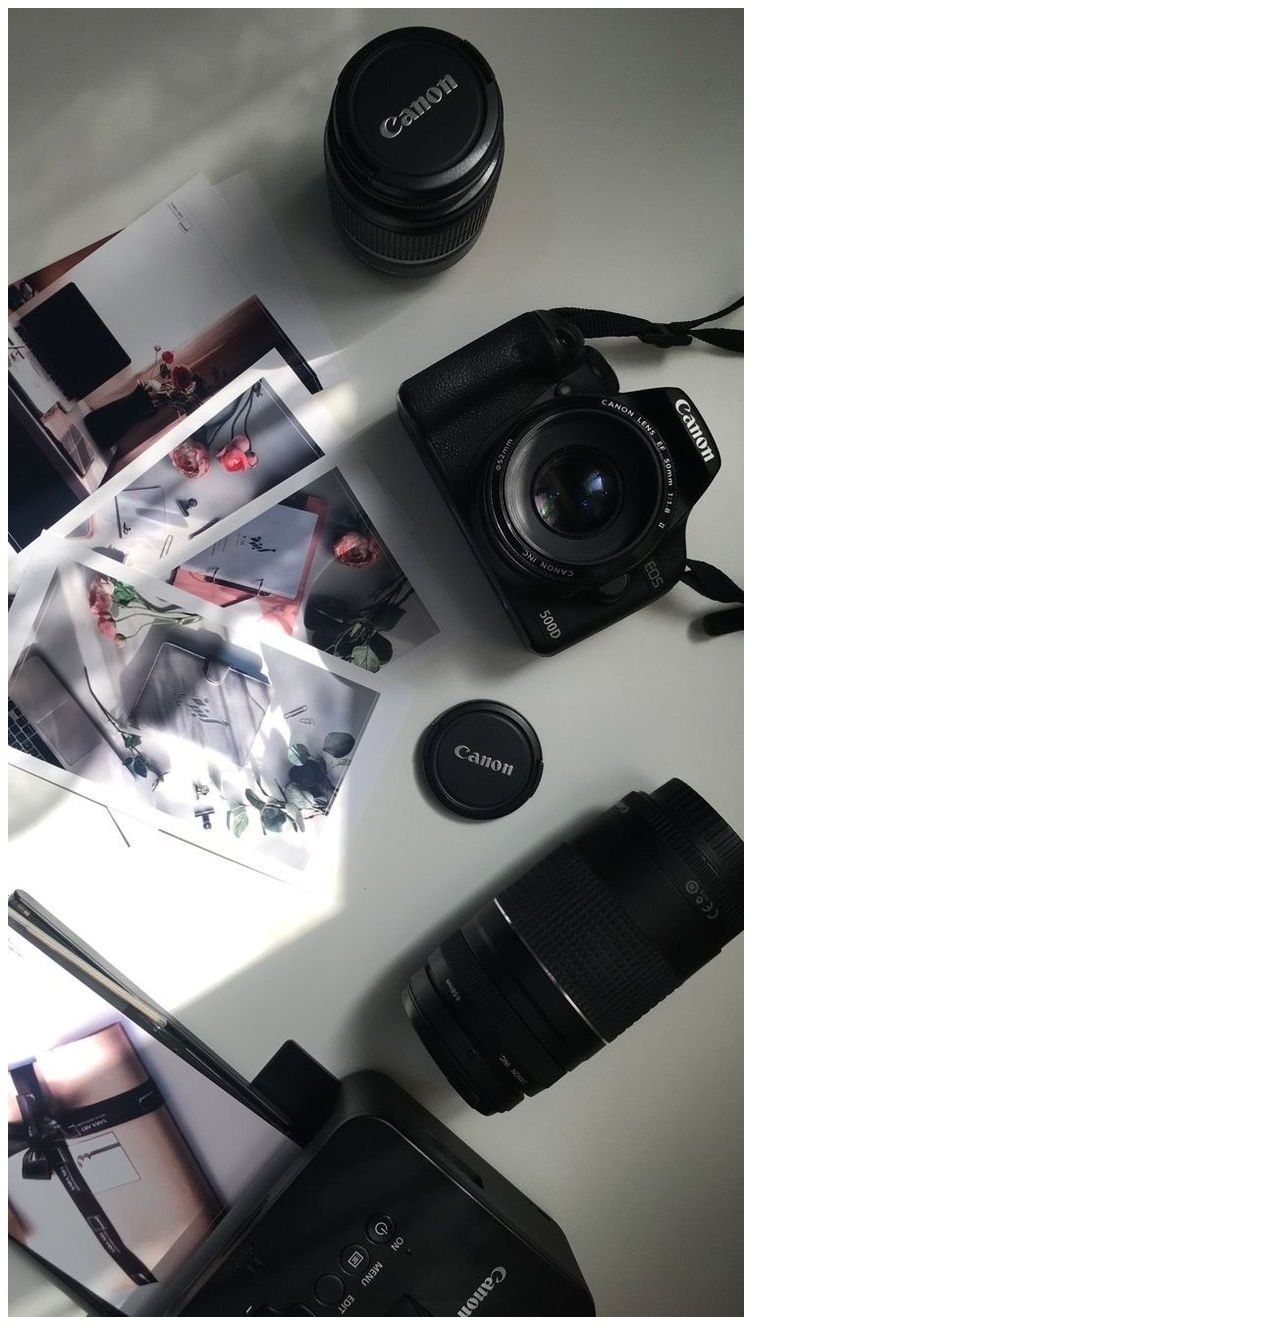
<file: about.html>
<!DOCTYPE html>
<html lang="en">
<head>
    <meta charset="UTF-8">
    <meta name="viewport" content="width=device-width, initial-scale=1.0">
    <title>Document</title>
</head>
<body>
    <img style="size: 70px;" src="./foto/albumbg.jpg" alt="">
</body>
</html>
</file>
